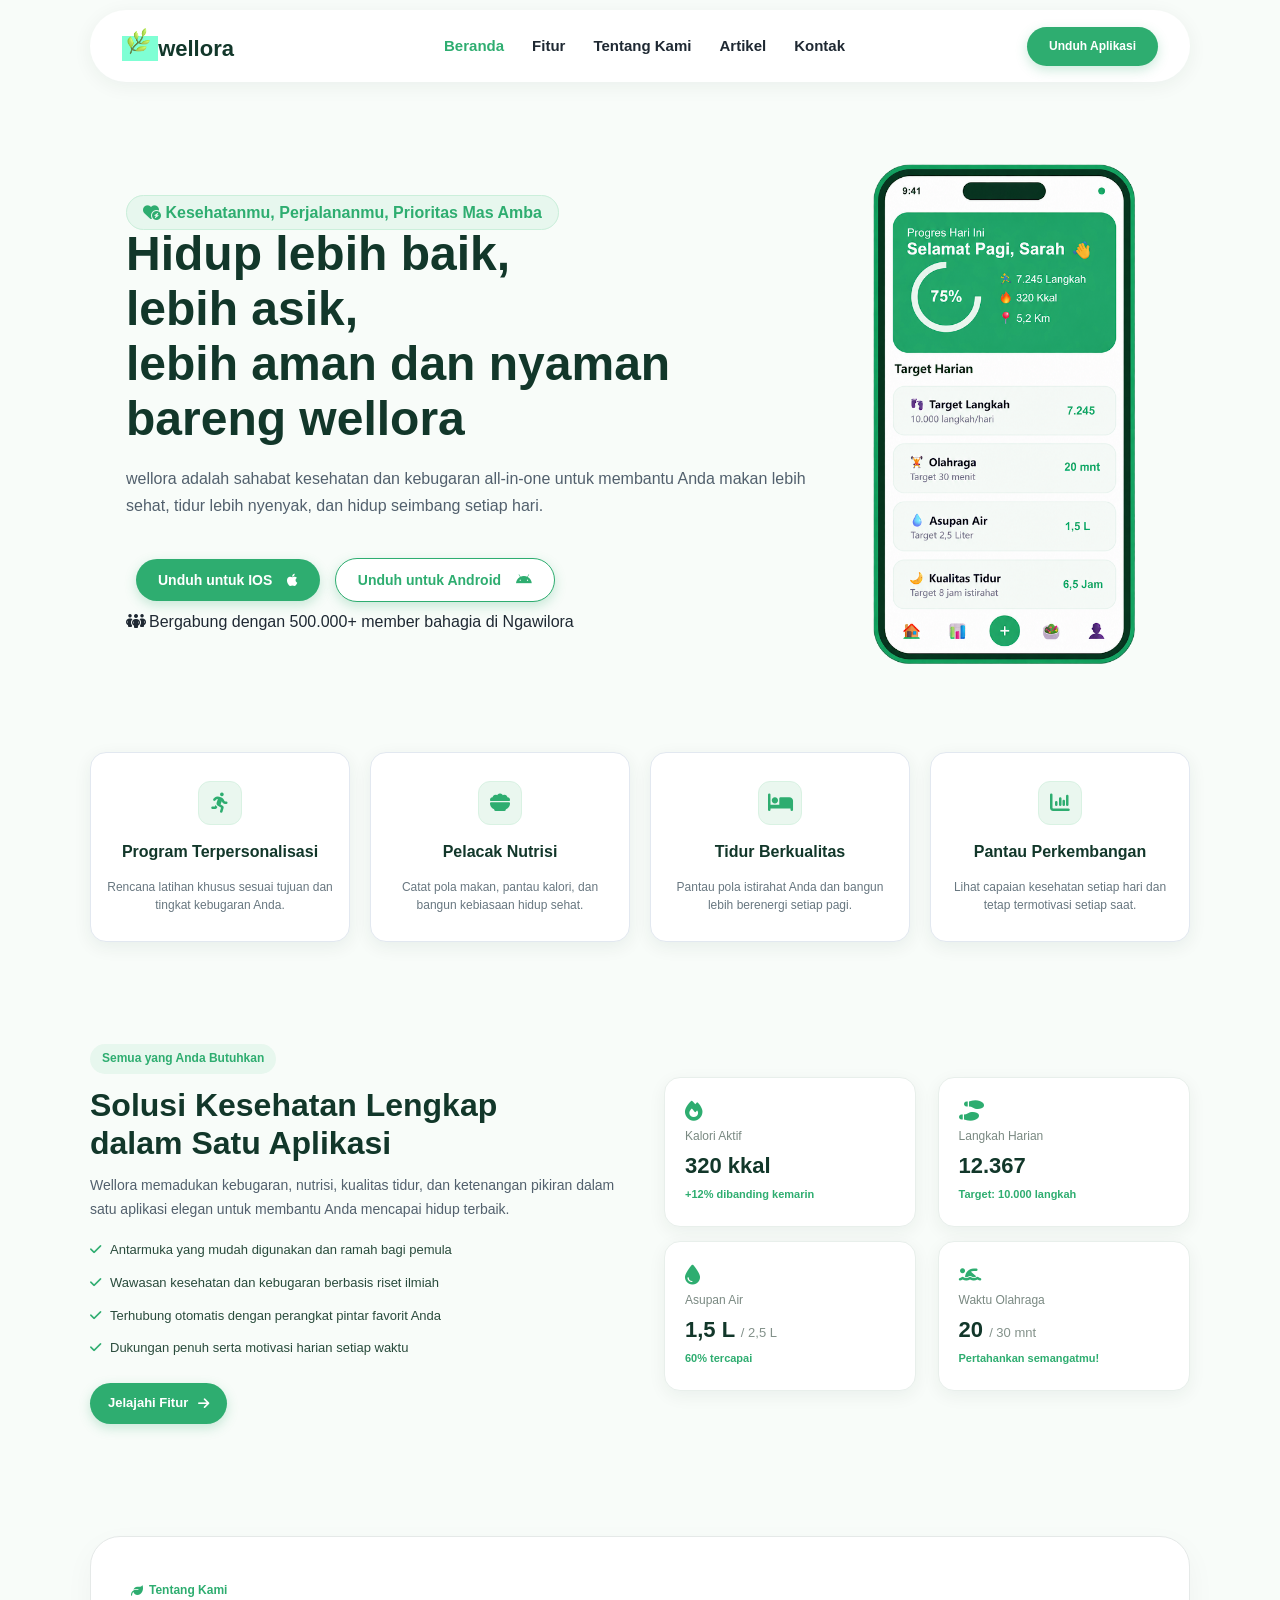
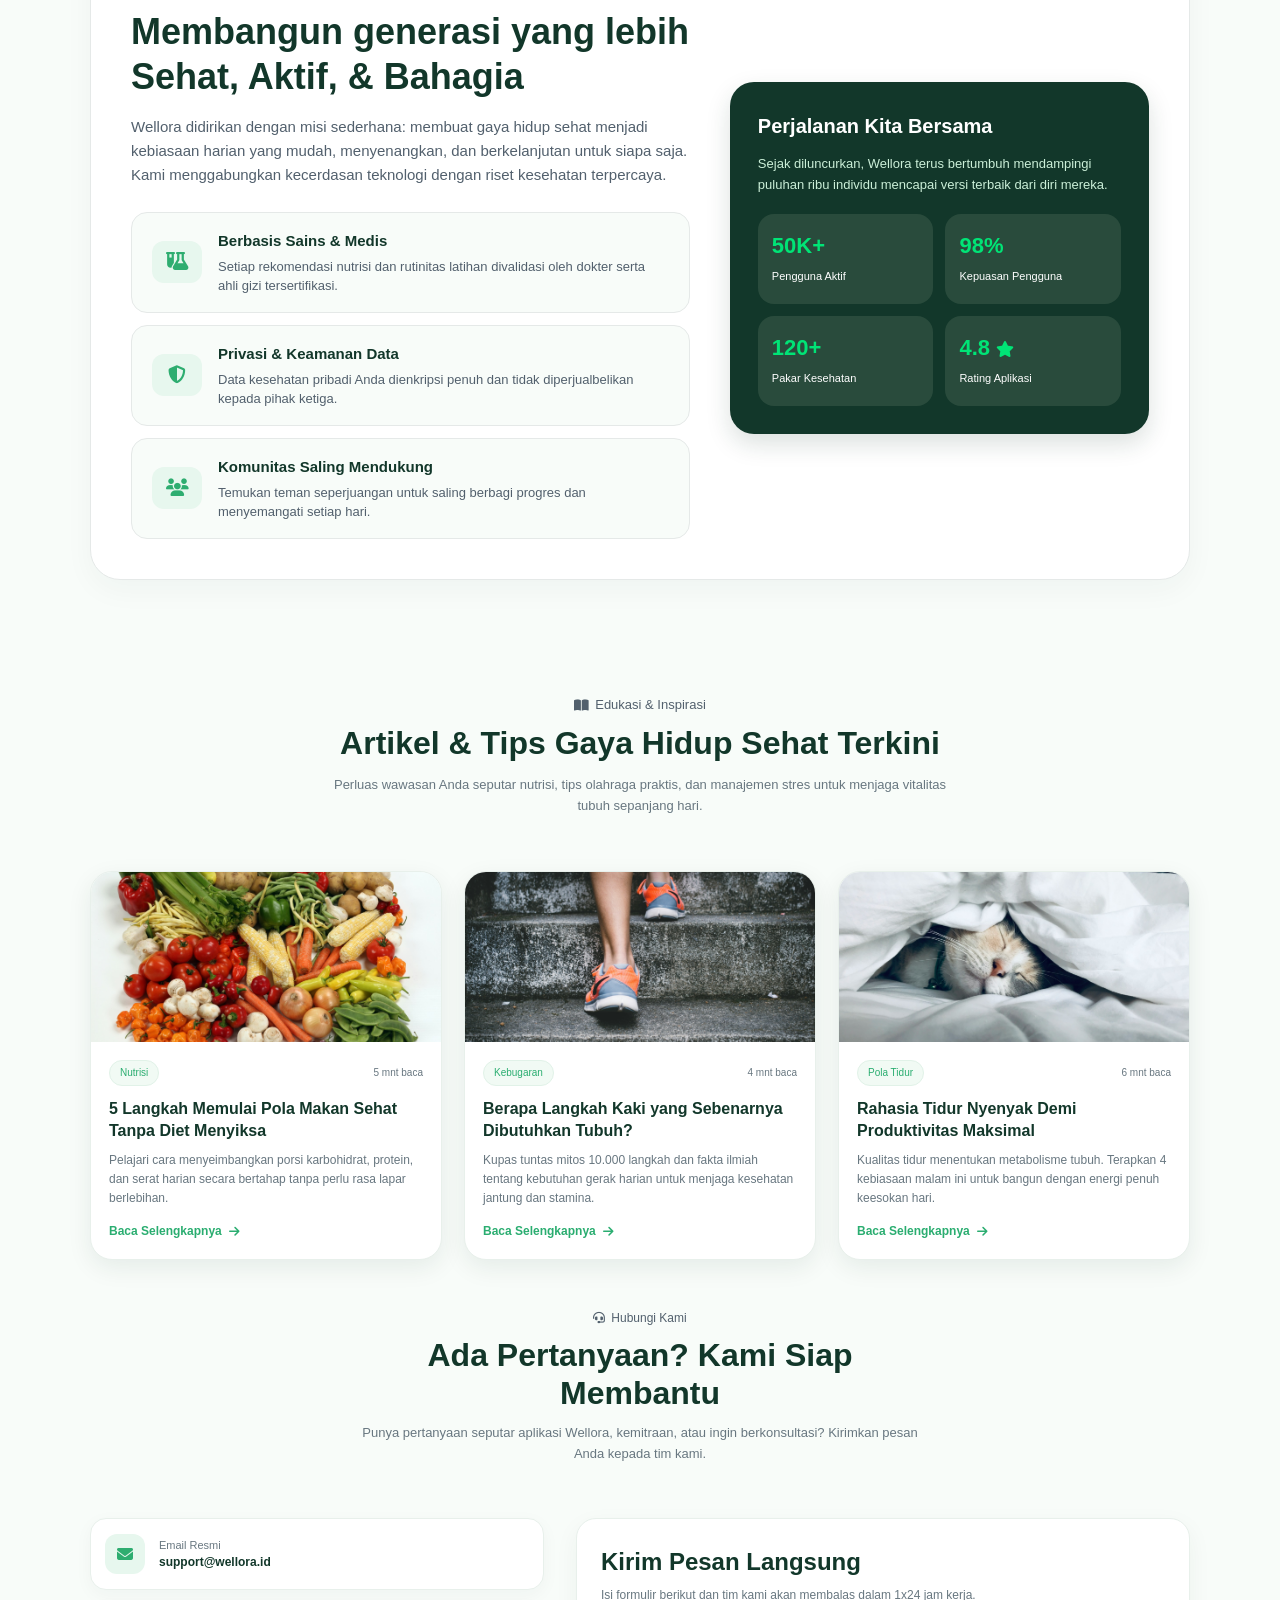
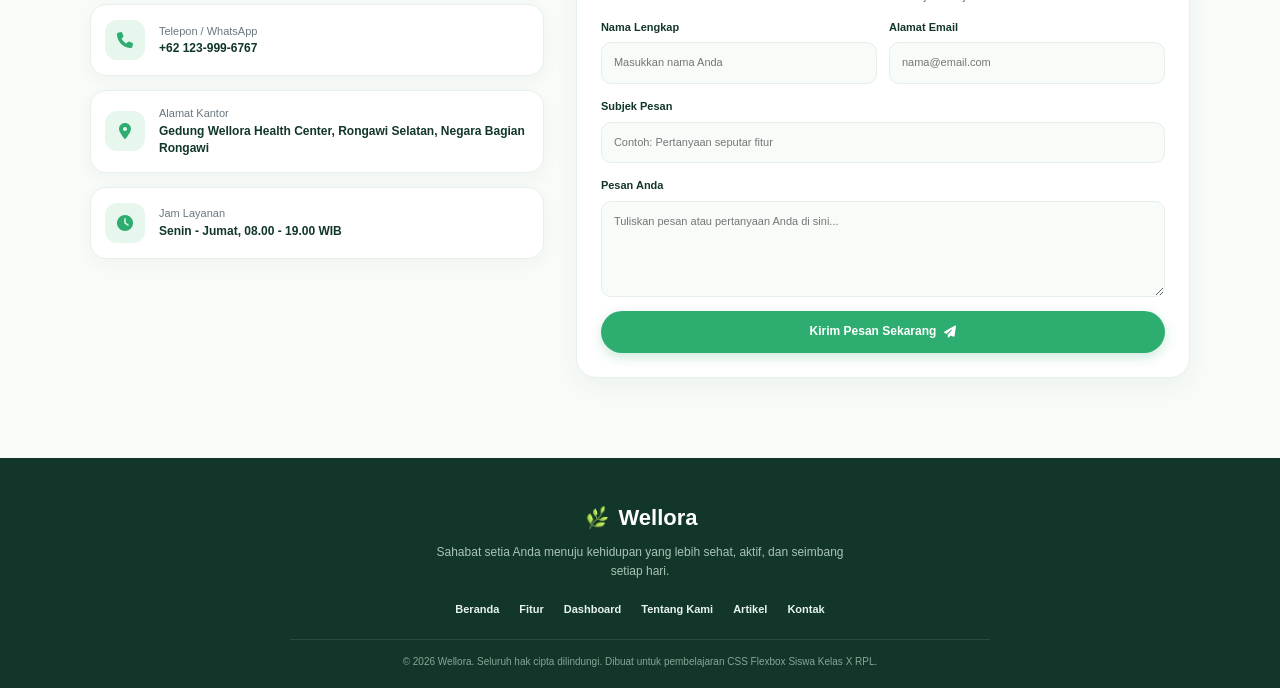
<file: index.html>
<!DOCTYPE html>
<html lang="en">
<head>
    <meta charset="UTF-8">
    <meta name="viewport" content="width=device-width, initial-scale=1.0">
    <title>Wellora</title>
    <link rel="icon" href="Assets/logo wellora.png">
    <link rel="stylesheet" href="style.css">
    <link rel="stylesheet" href="https://cdnjs.cloudflare.com/ajax/libs/font-awesome/6.7.2/css/all.min.css" />
</head>
<body>
    <!--Header-->
    <header>
        <!--Logo-->
        <a href="#" class="nav-logo">
            <span class="nav-logo-icon" style="background-color: aquamarine;">
                <img src="Assets\logo wellora.png" alt="icon wellora" width="30px" height="30px">
            </span>
            wellora
        <!--Menu-->
        <nav class="nav-menu">
            <a href="#" class="nav-item active">Beranda</a>
            <a href="#ambatur" class="nav-item">Fitur</a>
            <a href="#ambabout" class="nav-item">Tentang Kami</a>
            <a href="#artikel" class="nav-item">Artikel</a>
            <a href="#hubungiamba" class="nav-item">Kontak</a>
        </nav>
        <!--Tombol-->
        <div class="nav-button">
            <a href="#" class="btn-unduh">Unduh Aplikasi</a>
        </div>
    </header>
    <section class="hero">
        <div class="text-hero">
          
            <span class="ambatubadge"><i class="fa-solid fa-heart-circle-bolt"></i>
                Kesehatanmu, Perjalananmu, Prioritas Mas Amba</span>

                <h1 class="ambatujudul">Hidup lebih baik, <br> lebih asik,<br> lebih aman dan nyaman bareng wellora</h1>

                <p class="ambatudesc">wellora adalah sahabat kesehatan dan kebugaran all-in-one untuk membantu Anda makan lebih sehat, tidur
lebih nyenyak, dan hidup seimbang setiap hari.</p>
        <div class="ambatubutton">
            <a href="#" class="ambatucon">Unduh untuk IOS <i class="fa-brands fa-apple"></i></a> 
            <a href="#" class="ambatuphone">Unduh untuk Android <i class="fa-brands fa-android"></i></a>
        </div>

        <div class="tagline">
            <i class="fa-solid fa-people-group" style="margin-right: 3px;"></i>Bergabung dengan 500.000+ member bahagia di Ngawilora 
        </div>

        </div>

        <div class="gambar-hero">
            <img src="Assets\mobile.png" alt="Logo HP Iphone 28jt cash ga nyicil beli di jepang" class="gambar">
        </div>
    </section>
     <!--Fitur-->
    <section class="ambafitur" id="ambatur">
        <div class="card">
            <span class="card-icon"><i class="fa-solid fa-person-running" aria-hidden="true"></i></span>
            <h2>Program Terpersonalisasi</h2>
            <p>Rencana latihan khusus sesuai tujuan dan tingkat kebugaran Anda.</p>
        </div>
        <div class="card">
            <span class="card-icon"><i class="fa-solid fa-bowl-food" aria-hidden="true"></i></span>
            <h2>Pelacak Nutrisi</h2>
            <p>Catat pola makan, pantau kalori, dan bangun kebiasaan hidup sehat.</p>
        </div>
        <div class="card">
            <span class="card-icon"><i class="fa-solid fa-bed" aria-hidden="true"></i></span>
            <h2>Tidur Berkualitas</h2>
            <p>Pantau pola istirahat Anda dan bangun lebih berenergi setiap pagi.</p>
        </div>
        <div class="card">
            <span class="card-icon"><i class="fa-solid fa-chart-column" aria-hidden="true"></i></span>
            <h2>Pantau Perkembangan</h2>
            <p>Lihat capaian kesehatan setiap hari dan tetap termotivasi setiap saat.</p>
        </div>
    </section>
     <!--Solusi-->
    <section class="solusi">
        <div class="solusi-copy">
            <span class="solusi-badge">Semua yang Anda Butuhkan</span>
            <h2>Solusi Kesehatan Lengkap dalam Satu Aplikasi</h2>
            <p class="solusi-desc">Wellora memadukan kebugaran, nutrisi, kualitas tidur, dan ketenangan pikiran dalam satu aplikasi elegan untuk membantu Anda mencapai hidup terbaik.</p>
            <ul class="solusi-list">
                <li><i class="fa-solid fa-check"></i>Antarmuka yang mudah digunakan dan ramah bagi pemula</li>
                <li><i class="fa-solid fa-check"></i>Wawasan kesehatan dan kebugaran berbasis riset ilmiah</li>
                <li><i class="fa-solid fa-check"></i>Terhubung otomatis dengan perangkat pintar favorit Anda</li>
                <li><i class="fa-solid fa-check"></i>Dukungan penuh serta motivasi harian setiap waktu</li>
            </ul>
            <a href="#" class="solusi-button">Jelajahi Fitur <i class="fa-solid fa-arrow-right" aria-hidden="true"></i></a>
        </div>
        <div class="amba-grid">
            <article class="amba-card">
                <i class="fa-solid fa-fire"></i>
                <span class="stat-label">Kalori Aktif</span>
                <strong>320 kkal</strong>
                <span class="stat-note">+12% dibanding kemarin</span>
            </article>
            <article class="amba-card">
                <i class="fa-solid fa-shoe-prints stat-icon" aria-hidden="true"></i>
                <span class="stat-label">Langkah Harian</span>
                <strong>12.367</strong>
                <span class="stat-note">Target: 10.000 langkah</span>
            </article>
            <article class="amba-card">
                <i class="fa-solid fa-droplet stat-icon" aria-hidden="true"></i>
                <span class="stat-label">Asupan Air</span>
                <strong>1,5 L <small>/ 2,5 L</small></strong>
                <span class="stat-note">60% tercapai</span>
            </article>
            <article class="amba-card">
                <i class="fa-solid fa-person-swimming stat-icon" aria-hidden="true"></i>
                <span class="stat-label">Waktu Olahraga</span>
                <strong>20 <small>/ 30 mnt</small></strong>
                <span class="stat-note">Pertahankan semangatmu!</span>
            </article>
        </div>
    </section>
     <!--About-->
    <section class="about" id="ambabout">
        <div class="about-kiri">
            <span class="about-badge">
                <i class="fa-solid fa-leaf" aria-hidden="true"></i> Tentang Kami
            </span>
            <h2 class="about-title">Membangun generasi yang lebih Sehat, Aktif, &amp; Bahagia</h2>
            <p class="about-desc">
                Wellora didirikan dengan misi sederhana: membuat gaya hidup sehat menjadi kebiasaan harian yang mudah, menyenangkan, dan berkelanjutan untuk siapa saja. Kami menggabungkan kecerdasan teknologi dengan riset kesehatan terpercaya.
            </p>
            <div class="about-values">
                <div class="value-item">
                    <div class="value-icon"><i class="fa-solid fa-flask-vial" aria-hidden="true"></i></div>
                    <div class="value-text">
                        <div class="value-title">Berbasis Sains &amp; Medis</div>
                        <div class="value-desc">Setiap rekomendasi nutrisi dan rutinitas latihan divalidasi oleh dokter serta ahli gizi tersertifikasi.</div>
                    </div>
                </div>
                <div class="value-item">
                    <div class="value-icon"><i class="fa-solid fa-shield-halved" aria-hidden="true"></i></div>
                    <div class="value-text">
                        <div class="value-title">Privasi &amp; Keamanan Data</div>
                        <div class="value-desc">Data kesehatan pribadi Anda dienkripsi penuh dan tidak diperjualbelikan kepada pihak ketiga.</div>
                    </div>
                </div>
                <div class="value-item">
                    <div class="value-icon"><i class="fa-solid fa-users" aria-hidden="true"></i></div>
                    <div class="value-text">
                        <div class="value-title">Komunitas Saling Mendukung</div>
                        <div class="value-desc">Temukan teman seperjuangan untuk saling berbagi progres dan menyemangati setiap hari.</div>
                    </div>
                </div>
            </div>
        </div>
        <div class="about-kanan">
            <div class="box-about-kanan">
                <h2 class="title-about-kanan">Perjalanan Kita Bersama</h2>
                <p class="desc-about-kanan">Sejak diluncurkan, Wellora terus bertumbuh mendampingi puluhan ribu individu mencapai versi terbaik dari diri mereka.</p>
                <div class="card-about-kanan">
                    <div class="card-item">
                        <div class="card-title">50K+</div>
                        <div class="card-desc">Pengguna Aktif</div>
                    </div>
                    <div class="card-item">
                        <div class="card-title">98%</div>
                        <div class="card-desc">Kepuasan Pengguna</div>
                    </div>
                    <div class="card-item">
                        <div class="card-title">120+</div>
                        <div class="card-desc">Pakar Kesehatan</div>
                    </div>
                    <div class="card-item">
                        <div class="card-title">4.8 <i class="fa-solid fa-star" aria-hidden="true"></i></div>
                        <div class="card-desc">Rating Aplikasi</div>
                    </div>
                </div>
            </div>
        </div>
    </section>

    <section class="artikel" id="artikel">
        <div class="artikel-header">
            <span class="artikel-badge"><i class="fa-solid fa-book-open" aria-hidden="true"></i> Edukasi &amp; Inspirasi</span>
            <h2>Artikel &amp; Tips Gaya Hidup Sehat Terkini</h2>
            <p>Perluas wawasan Anda seputar nutrisi, tips olahraga praktis, dan manajemen stres untuk menjaga vitalitas tubuh sepanjang hari.</p>
        </div>

        <div class="article-grid">
            <article class="article-card">
                <img class="article-img" src="Assets/sayur.jpeg" alt="Beragam sayuran dan bahan makanan sehat">
                <div class="artikel-konten">
                    <div class="article-meta"><span class="artikel-tag">Nutrisi</span><span class="article-reading">5 mnt baca</span></div>
                    <h3 class="artikel-title">5 Langkah Memulai Pola Makan Sehat Tanpa Diet Menyiksa</h3>
                    <p class="article-snippet">Pelajari cara menyeimbangkan porsi karbohidrat, protein, dan serat harian secara bertahap tanpa perlu rasa lapar berlebihan.</p>
                    <a class="article-link" href="detail-berita.html?id=0">Baca Selengkapnya <i class="fa-solid fa-arrow-right" aria-hidden="true"></i></a>
                </div>
            </article>

            <article class="article-card">
                <img class="article-img" src="Assets/jalan kaki.jpeg" alt="Seseorang berjalan menaiki tangga">
                <div class="artikel-konten">
                    <div class="article-meta"><span class="artikel-tag">Kebugaran</span><span class="article-reading">4 mnt baca</span></div>
                    <h3 class="artikel-title">Berapa Langkah Kaki yang Sebenarnya Dibutuhkan Tubuh?</h3>
                    <p class="article-snippet">Kupas tuntas mitos 10.000 langkah dan fakta ilmiah tentang kebutuhan gerak harian untuk menjaga kesehatan jantung dan stamina.</p>
                    <a class="article-link" href="detail-berita.html?id=1">Baca Selengkapnya <i class="fa-solid fa-arrow-right" aria-hidden="true"></i></a>
                </div>
            </article>

            <article class="article-card">
                <img class="article-img" src="Assets/kucing.jpeg" alt="Kucing tidur nyaman di tempat tidur">
                <div class="artikel-konten">
                    <div class="article-meta"><span class="artikel-tag">Pola Tidur</span><span class="article-reading">6 mnt baca</span></div>
                    <h3 class="artikel-title">Rahasia Tidur Nyenyak Demi Produktivitas Maksimal</h3>
                    <p class="article-snippet">Kualitas tidur menentukan metabolisme tubuh. Terapkan 4 kebiasaan malam ini untuk bangun dengan energi penuh keesokan hari.</p>
                    <a class="article-link" href="detail-berita.html?id=2">Baca Selengkapnya <i class="fa-solid fa-arrow-right" aria-hidden="true"></i></a>
                </div>
            </article>
        </div>
    </section>

    <section class="hubungi-kami" id="hubungiamba">
        <div class="contact-heading">
            <span class="contact-badge"><i class="fa-solid fa-headset"></i> Hubungi Kami</span>
            <h2>Ada Pertanyaan? Kami Siap Membantu</h2>
            <p>Punya pertanyaan seputar aplikasi Wellora, kemitraan, atau ingin berkonsultasi? Kirimkan pesan Anda kepada tim kami.</p>
        </div>

        <div class="contact-content">
            <div class="contact-list">
                <div class="contact-card">
                    <span class="contact-icon"><i class="fa-solid fa-envelope"></i></span>
                    <div><span class="contact-label">Email Resmi</span><strong>support@wellora.id</strong></div>
                </div>
                <div class="contact-card">
                    <span class="contact-icon"><i class="fa-solid fa-phone"></i></span>
                    <div><span class="contact-label">Telepon / WhatsApp</span><strong>+62 123-999-6767</strong></div>
                </div>
                <div class="contact-card">
                    <span class="contact-icon"><i class="fa-solid fa-location-dot"></i></span>
                    <div><span class="contact-label">Alamat Kantor</span><strong>Gedung Wellora Health Center, Rongawi Selatan, Negara Bagian Rongawi</strong></div>
                </div>
                <div class="contact-card">
                    <span class="contact-icon"><i class="fa-solid fa-clock"></i></span>
                    <div><span class="contact-label">Jam Layanan</span><strong>Senin - Jumat, 08.00 - 19.00 WIB</strong></div>
                </div>
            </div>

            <form class="contact-form">
                <h3>Kirim Pesan Langsung</h3>
                <p>Isi formulir berikut dan tim kami akan membalas dalam 1x24 jam kerja.</p>
                <div class="form-row">
                    <label>Nama Lengkap<input type="text" name="nama" placeholder="Masukkan nama Anda"></label>
                    <label>Alamat Email<input type="email" name="email" placeholder="nama@email.com"></label>
                </div>
                <label>Subjek Pesan<input type="text" name="subjek" placeholder="Contoh: Pertanyaan seputar fitur"></label>
                <label>Pesan Anda<textarea name="pesan" rows="4" placeholder="Tuliskan pesan atau pertanyaan Anda di sini..."></textarea></label>
                <button type="button">Kirim Pesan Sekarang <i class="fa-solid fa-paper-plane"></i></button>
            </form>
        </div>
    </section>
    <footer class="site-footer">
        <div class="footer-brand"><img src="Assets/logo wellora.png" alt="Logo Wellora"> Wellora</div>
        <p class="footer-tagline">Sahabat setia Anda menuju kehidupan yang lebih sehat, aktif, dan seimbang setiap hari.</p>
        <nav class="footer-nav" aria-label="Navigasi footer">
            <button type="button">Beranda</button>
            <button type="button">Fitur</button>
            <button type="button">Dashboard</button>
            <button type="button">Tentang Kami</button>
            <button type="button">Artikel</button>
            <button type="button">Kontak</button>
        </nav>
        <div class="footer-copyright">© 2026 Wellora. Seluruh hak cipta dilindungi. Dibuat untuk pembelajaran CSS Flexbox Siswa Kelas X RPL.</div>
    </footer>

    <button class="btn-amba-naik" id="btn-amba-top" onclick="keatashalaman()">
        <i class="fa-solid fa-arrow-up-long"></i>
    </button>

    <script>
        window.addEventListener('scroll', function() {
            const btnTop = document.getElementById
            ('btn-amba-top');
            if (window.scrollY > 300){
                btnTop.style.display = 'flex';
            } else {
                btnTop.style.display = 'none'
            }
        });

        function keatashalaman(){
            window.scrollTo({
                top : 0
            })
        }
    </script>

</body>
</html>
</file>
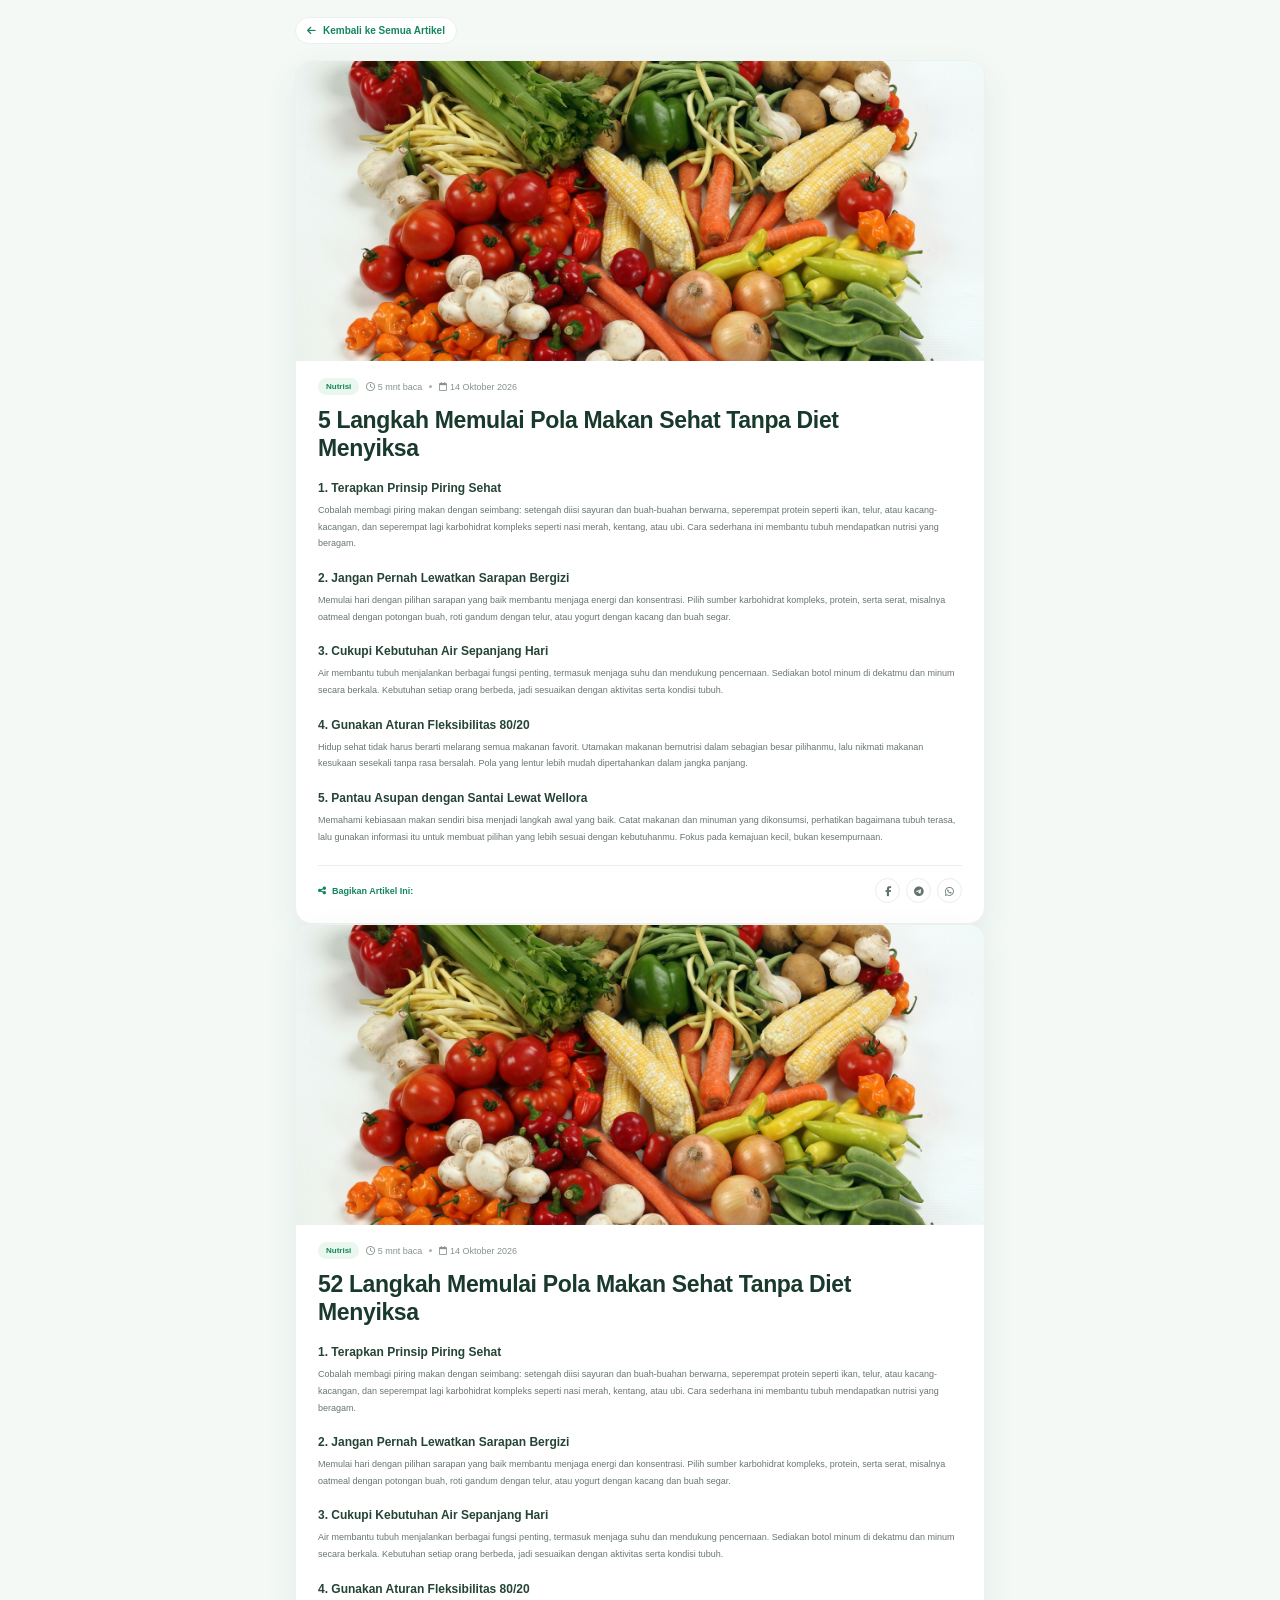
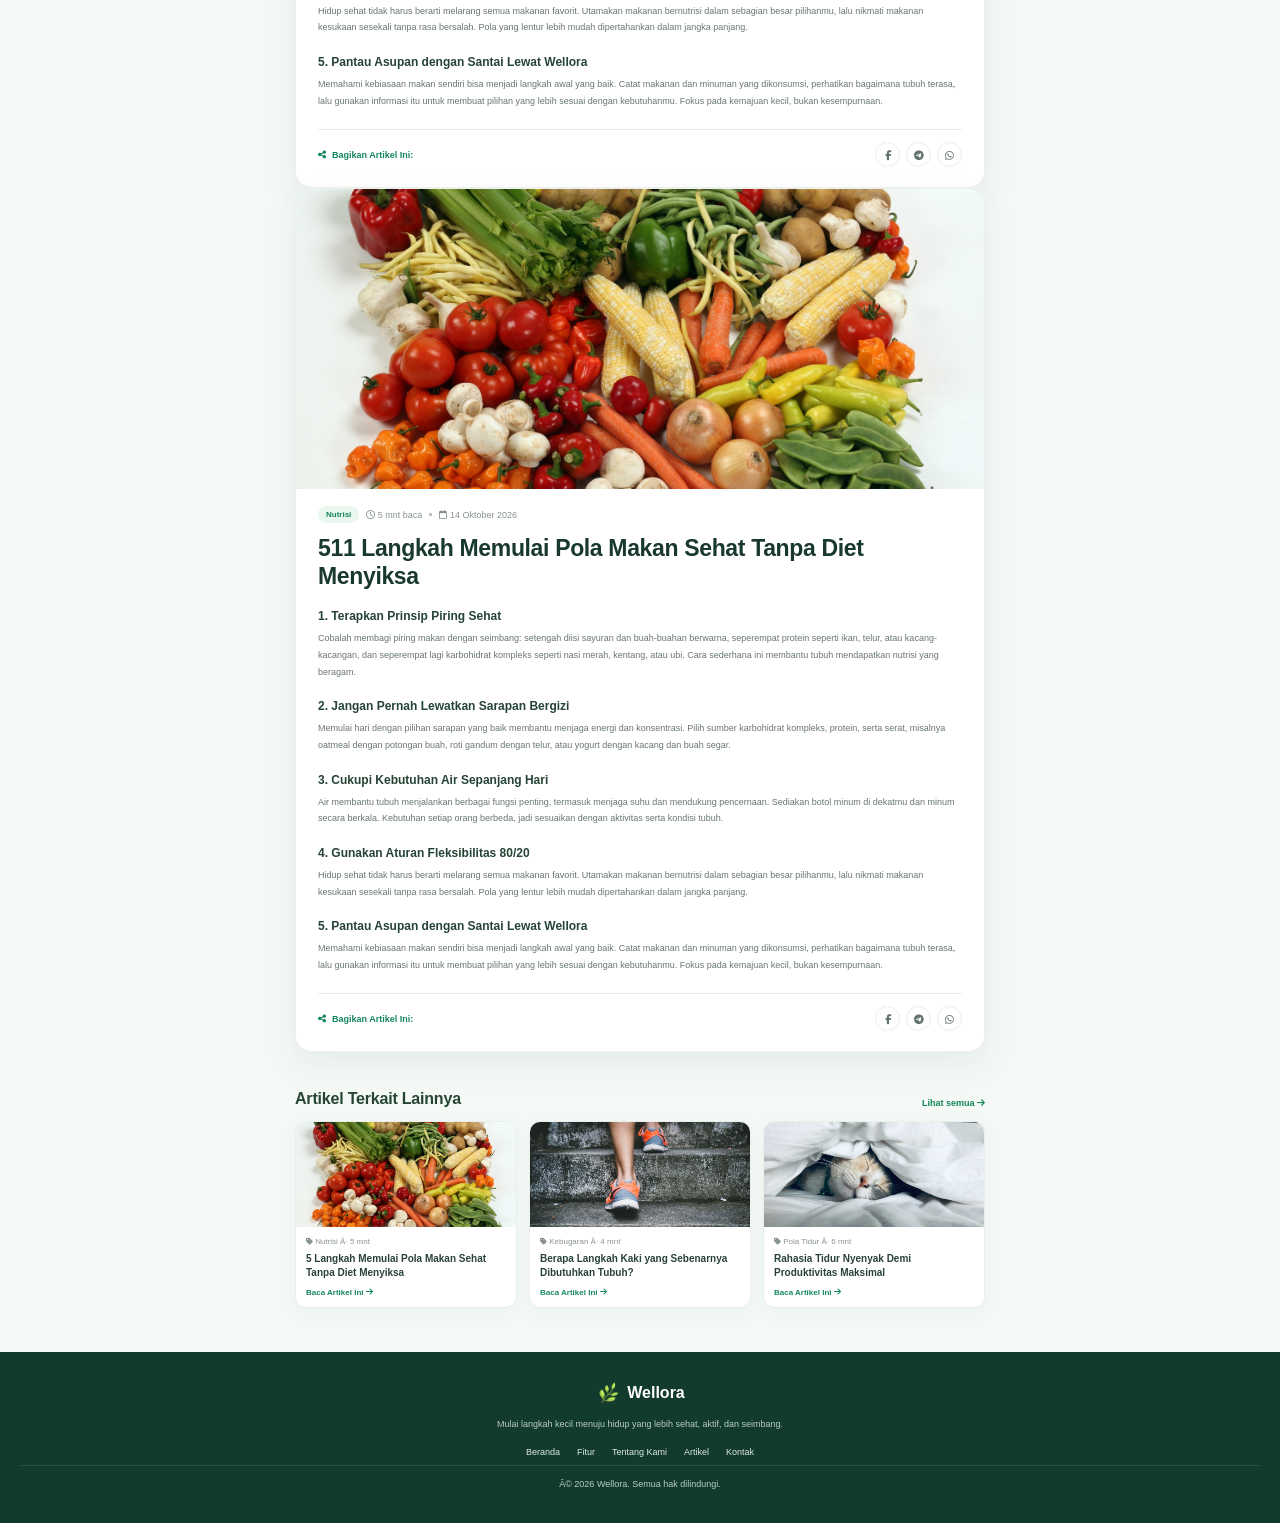
<file: detail-berita.html>
<!DOCTYPE html>
<html lang="id" class="ambahalaman">
<head>
    <ambameta charset="UTF-8">
    <ambameta name="viewport" content="width=device-width, initial-scale=1.0">
    <ambameta name="theme-color" content="#f5faf7">
    <title>5 Langkah Memulai Pola Makan Sehat Tanpa Diet Menyiksa | Wellora</title>
    <link rel="icon" href="Assets/logo wellora.png">
    <link rel="stylesheet" href="style2.css">
    <link rel="stylesheet" href="https://cdnjs.cloudflare.com/ajax/libs/font-awesome/6.7.2/css/all.min.css">
    <link rel="preconnect" href="https://fonts.googleapis.com">
    <link rel="preconnect" href="https://fonts.gstatic.com" crossorigin>
    <link href="https://fonts.googleapis.com/css2?family=Nunito+Sans:wght@400;500;600;700;800;900&display=swap" rel="stylesheet">
</head>
<body class="ambahalaman">
    <header class="ambatopbar ambapage-shell">
        <a class="ambatop-link" href="index.html#artikel"><i class="fa-solid fa-arrow-left" aria-hidden="true"></i>Kembali ke Semua Artikel</a>
    </header>

    <main class="ambamain ambapage-shell">
        <article id="artikel-0" class="ambaarticle-card">
            <img class="amba-cover" src="Assets/sayur.jpeg" alt="Aneka sayuran segar dan bahan makanan sehat">
            <div class="ambaarticle-content">
                <div class="ambameta">
                    <span class="ambaeyebrow">Nutrisi</span>
                    <span><i class="fa-regular fa-clock" aria-hidden="true"></i> 5 mnt baca</span>
                    <span class="ambameta-dot"></span>
                    <time datetime="2026-10-14"><i class="fa-regular fa-calendar" aria-hidden="true"></i> 14 Oktober 2026</time>
                </div>
                <h1 class="ambajudul">5 Langkah Memulai Pola Makan Sehat Tanpa Diet Menyiksa</h1>

                <div class="ambaarticle-body">
                    <h2>1. Terapkan Prinsip Piring Sehat</h2>
                    <p>Cobalah membagi piring makan dengan seimbang: setengah diisi sayuran dan buah-buahan berwarna, seperempat protein seperti ikan, telur, atau kacang-kacangan, dan seperempat lagi karbohidrat kompleks seperti nasi merah, kentang, atau ubi. Cara sederhana ini membantu tubuh mendapatkan nutrisi yang beragam.</p>

                    <h2>2. Jangan Pernah Lewatkan Sarapan Bergizi</h2>
                    <p>Memulai hari dengan pilihan sarapan yang baik membantu menjaga energi dan konsentrasi. Pilih sumber karbohidrat kompleks, protein, serta serat, misalnya oatmeal dengan potongan buah, roti gandum dengan telur, atau yogurt dengan kacang dan buah segar.</p>

                    <h2>3. Cukupi Kebutuhan Air Sepanjang Hari</h2>
                    <p>Air membantu tubuh menjalankan berbagai fungsi penting, termasuk menjaga suhu dan mendukung pencernaan. Sediakan botol minum di dekatmu dan minum secara berkala. Kebutuhan setiap orang berbeda, jadi sesuaikan dengan aktivitas serta kondisi tubuh.</p>

                    <h2>4. Gunakan Aturan Fleksibilitas 80/20</h2>
                    <p>Hidup sehat tidak harus berarti melarang semua makanan favorit. Utamakan makanan bernutrisi dalam sebagian besar pilihanmu, lalu nikmati makanan kesukaan sesekali tanpa rasa bersalah. Pola yang lentur lebih mudah dipertahankan dalam jangka panjang.</p>

                    <h2>5. Pantau Asupan dengan Santai Lewat Wellora</h2>
                    <p>Memahami kebiasaan makan sendiri bisa menjadi langkah awal yang baik. Catat makanan dan minuman yang dikonsumsi, perhatikan bagaimana tubuh terasa, lalu gunakan informasi itu untuk membuat pilihan yang lebih sesuai dengan kebutuhanmu. Fokus pada kemajuan kecil, bukan kesempurnaan.</p>
                </div>

                <div class="ambaarticle-actions">
                    <span class="ambaback-link"><i class="fa-solid fa-share-nodes" aria-hidden="true"></i>Bagikan Artikel Ini:</span>
                    <div class="ambashare" aria-label="Bagikan artikel">
                        <a href="https://zaidanstore-webstore.netlify.app" aria-label="Bagikan ke Facebook"><i class="fa-brands fa-facebook-f" aria-hidden="true"></i></a>
                        <a href="https://microsoft.com" aria-label="Bagikan ke X"><i class="fa-brands fa-telegram"></i></a>
                        <a href="https://portofolio-fikrix1.netlify.app" aria-label="Bagikan ke WhatsApp"><i class="fa-brands fa-whatsapp" aria-hidden="true"></i></a>
                    </div>
                </div>
            </div>
        </article>

         <article id="artikel-1" class="ambaarticle-card">
            <img class="amba-cover" src="Assets/sayur.jpeg" alt="Aneka sayuran segar dan bahan makanan sehat">
            <div class="ambaarticle-content">
                <div class="ambameta">
                    <span class="ambaeyebrow">Nutrisi</span>
                    <span><i class="fa-regular fa-clock" aria-hidden="true"></i> 5 mnt baca</span>
                    <span class="ambameta-dot"></span>
                    <time datetime="2026-10-14"><i class="fa-regular fa-calendar" aria-hidden="true"></i> 14 Oktober 2026</time>
                </div>
                <h1 class="ambajudul">52 Langkah Memulai Pola Makan Sehat Tanpa Diet Menyiksa</h1>

                <div class="ambaarticle-body">
                    <h2>1. Terapkan Prinsip Piring Sehat</h2>
                    <p>Cobalah membagi piring makan dengan seimbang: setengah diisi sayuran dan buah-buahan berwarna, seperempat protein seperti ikan, telur, atau kacang-kacangan, dan seperempat lagi karbohidrat kompleks seperti nasi merah, kentang, atau ubi. Cara sederhana ini membantu tubuh mendapatkan nutrisi yang beragam.</p>

                    <h2>2. Jangan Pernah Lewatkan Sarapan Bergizi</h2>
                    <p>Memulai hari dengan pilihan sarapan yang baik membantu menjaga energi dan konsentrasi. Pilih sumber karbohidrat kompleks, protein, serta serat, misalnya oatmeal dengan potongan buah, roti gandum dengan telur, atau yogurt dengan kacang dan buah segar.</p>

                    <h2>3. Cukupi Kebutuhan Air Sepanjang Hari</h2>
                    <p>Air membantu tubuh menjalankan berbagai fungsi penting, termasuk menjaga suhu dan mendukung pencernaan. Sediakan botol minum di dekatmu dan minum secara berkala. Kebutuhan setiap orang berbeda, jadi sesuaikan dengan aktivitas serta kondisi tubuh.</p>

                    <h2>4. Gunakan Aturan Fleksibilitas 80/20</h2>
                    <p>Hidup sehat tidak harus berarti melarang semua makanan favorit. Utamakan makanan bernutrisi dalam sebagian besar pilihanmu, lalu nikmati makanan kesukaan sesekali tanpa rasa bersalah. Pola yang lentur lebih mudah dipertahankan dalam jangka panjang.</p>

                    <h2>5. Pantau Asupan dengan Santai Lewat Wellora</h2>
                    <p>Memahami kebiasaan makan sendiri bisa menjadi langkah awal yang baik. Catat makanan dan minuman yang dikonsumsi, perhatikan bagaimana tubuh terasa, lalu gunakan informasi itu untuk membuat pilihan yang lebih sesuai dengan kebutuhanmu. Fokus pada kemajuan kecil, bukan kesempurnaan.</p>
                </div>

                <div class="ambaarticle-actions">
                    <span class="ambaback-link"><i class="fa-solid fa-share-nodes" aria-hidden="true"></i>Bagikan Artikel Ini:</span>
                    <div class="ambashare" aria-label="Bagikan artikel">
                        <a href="https://zaidanstore-webstore.netlify.app" aria-label="Bagikan ke Facebook"><i class="fa-brands fa-facebook-f" aria-hidden="true"></i></a>
                        <a href="https://microsoft.com" aria-label="Bagikan ke X"><i class="fa-brands fa-telegram"></i></a>
                        <a href="https://portofolio-fikrix1.netlify.app" aria-label="Bagikan ke WhatsApp"><i class="fa-brands fa-whatsapp" aria-hidden="true"></i></a>
                    </div>
                </div>
            </div>
        </article>

         <article id="artikel-2" class="ambaarticle-card">
            <img class="amba-cover" src="Assets/sayur.jpeg" alt="Aneka sayuran segar dan bahan makanan sehat">
            <div class="ambaarticle-content">
                <div class="ambameta">
                    <span class="ambaeyebrow">Nutrisi</span>
                    <span><i class="fa-regular fa-clock" aria-hidden="true"></i> 5 mnt baca</span>
                    <span class="ambameta-dot"></span>
                    <time datetime="2026-10-14"><i class="fa-regular fa-calendar" aria-hidden="true"></i> 14 Oktober 2026</time>
                </div>
                <h1 class="ambajudul">511 Langkah Memulai Pola Makan Sehat Tanpa Diet Menyiksa</h1>

                <div class="ambaarticle-body">
                    <h2>1. Terapkan Prinsip Piring Sehat</h2>
                    <p>Cobalah membagi piring makan dengan seimbang: setengah diisi sayuran dan buah-buahan berwarna, seperempat protein seperti ikan, telur, atau kacang-kacangan, dan seperempat lagi karbohidrat kompleks seperti nasi merah, kentang, atau ubi. Cara sederhana ini membantu tubuh mendapatkan nutrisi yang beragam.</p>

                    <h2>2. Jangan Pernah Lewatkan Sarapan Bergizi</h2>
                    <p>Memulai hari dengan pilihan sarapan yang baik membantu menjaga energi dan konsentrasi. Pilih sumber karbohidrat kompleks, protein, serta serat, misalnya oatmeal dengan potongan buah, roti gandum dengan telur, atau yogurt dengan kacang dan buah segar.</p>

                    <h2>3. Cukupi Kebutuhan Air Sepanjang Hari</h2>
                    <p>Air membantu tubuh menjalankan berbagai fungsi penting, termasuk menjaga suhu dan mendukung pencernaan. Sediakan botol minum di dekatmu dan minum secara berkala. Kebutuhan setiap orang berbeda, jadi sesuaikan dengan aktivitas serta kondisi tubuh.</p>

                    <h2>4. Gunakan Aturan Fleksibilitas 80/20</h2>
                    <p>Hidup sehat tidak harus berarti melarang semua makanan favorit. Utamakan makanan bernutrisi dalam sebagian besar pilihanmu, lalu nikmati makanan kesukaan sesekali tanpa rasa bersalah. Pola yang lentur lebih mudah dipertahankan dalam jangka panjang.</p>

                    <h2>5. Pantau Asupan dengan Santai Lewat Wellora</h2>
                    <p>Memahami kebiasaan makan sendiri bisa menjadi langkah awal yang baik. Catat makanan dan minuman yang dikonsumsi, perhatikan bagaimana tubuh terasa, lalu gunakan informasi itu untuk membuat pilihan yang lebih sesuai dengan kebutuhanmu. Fokus pada kemajuan kecil, bukan kesempurnaan.</p>
                </div>

                <div class="ambaarticle-actions">
                    <span class="ambaback-link"><i class="fa-solid fa-share-nodes" aria-hidden="true"></i>Bagikan Artikel Ini:</span>
                    <div class="ambashare" aria-label="Bagikan artikel">
                        <a href="https://zaidanstore-webstore.netlify.app" aria-label="Bagikan ke Facebook"><i class="fa-brands fa-facebook-f" aria-hidden="true"></i></a>
                        <a href="https://microsoft.com" aria-label="Bagikan ke X"><i class="fa-brands fa-telegram"></i></a>
                        <a href="https://portofolio-fikrix1.netlify.app" aria-label="Bagikan ke WhatsApp"><i class="fa-brands fa-whatsapp" aria-hidden="true"></i></a>
                    </div>
                </div>
            </div>
        </article>

        <section class="ambaterkait" aria-labelledby="ambaterkait-title">
            <div class="ambasection-heading">
                <h2 id="ambaterkait-title">Artikel Terkait Lainnya</h2>
                <a href="index.html#artikel">Lihat semua <i class="fa-solid fa-arrow-right" aria-hidden="true"></i></a>
            </div>
            <div class="ambaterkait-grid">
                <a class="ambaterkait-card" href="detail-berita.html">
                    <img src="Assets/sayur.jpeg" alt="Sayuran segar berwarna-warni">
                    <div class="ambaterkait-copy"><span class="ambaterkait-meta"><i class="fa-solid fa-tag"></i> Nutrisi · 5 mnt</span><h3>5 Langkah Memulai Pola Makan Sehat Tanpa Diet Menyiksa</h3><span class="ambaterkait-read">Baca Artikel Ini <i class="fa-solid fa-arrow-right" aria-hidden="true"></i></span></div>
                </a>
                <a class="ambaterkait-card" href="index.html#artikel">
                    <img src="Assets/jalan kaki.jpeg" alt="Berjalan kaki di luar ruangan">
                    <div class="ambaterkait-copy"><span class="ambaterkait-meta"><i class="fa-solid fa-tag"></i> Kebugaran · 4 mnt</span><h3>Berapa Langkah Kaki yang Sebenarnya Dibutuhkan Tubuh?</h3><span class="ambaterkait-read">Baca Artikel Ini <i class="fa-solid fa-arrow-right" aria-hidden="true"></i></span></div>
                </a>
                <a class="ambaterkait-card" href="index.html#artikel">
                    <img src="Assets/kucing.jpeg" alt="Kucing beristirahat dengan nyaman">
                    <div class="ambaterkait-copy"><span class="ambaterkait-meta"><i class="fa-solid fa-tag"></i> Pola Tidur · 6 mnt</span><h3>Rahasia Tidur Nyenyak Demi Produktivitas Maksimal</h3><span class="ambaterkait-read">Baca Artikel Ini <i class="fa-solid fa-arrow-right" aria-hidden="true"></i></span></div>
                </a>
            </div>
        </section>
    </main>

    <footer class="ambafooter">
        <a class="ambafooter-brand" href="index.html"><img src="Assets/logo wellora.png" alt=""><span>Wellora</span></a>
        <p>Mulai langkah kecil menuju hidup yang lebih sehat, aktif, dan seimbang.</p>
        <nav class="ambafooter-links" aria-label="Navigasi footer">
            <a href="index.html">Beranda</a><a href="index.html#ambatur">Fitur</a><a href="index.html#ambabout">Tentang Kami</a><a href="index.html#artikel">Artikel</a><a href="index.html#hubungiamba">Kontak</a>
        </nav>
        <p class="ambacopyright">© 2026 Wellora. Semua hak dilindungi.</p>
    </footer>
</body>
</html>
</file>
<file: style.css>
*{
    box-sizing: border-box;
    margin: 0;
    padding: 0;
}

:root{
    --hijau-ireng : #12372a;
    --warna-button : #2ead70;
    --warna-desc : #52606d;
    --size-text-desc : 16px;
    --size-judul : 48px;
}

body{
    font-family: 'Segoe UI', Tahoma, Geneva, Verdana, sans-serif;
    background-color: #f8fcf9;
    color: #1f2933;
    line-height: 1.6;
}

header{
    width: 90%;
    max-width: 1100px ;
    background-color: white;
    border-radius: 40px;
    box-shadow: 0 4px 20px rgba(18, 55, 42, 0.06);
    margin: 10px auto 30px auto;;
    display: flex;
    justify-content: space-between;
    padding: 16px 32px;
    align-items: center;
}

.nav-logo {
    font-size: 22px;
    font-weight: 800;
    color: var(--hijau-ireng);
    text-decoration: none;
}

.nav-menu {
    display: flex;
    align-items: center;
    gap: 28px;
}

.nav-item {
    color: #1f2933;
    font-weight: 600;
    font-size: 15px;
    text-decoration: none;
}

.nav-item:hover, .nav-item.active {
    color: var(--warna-button);
    transition: color 0.2s ease;

}

.btn-unduh {
    background-color: var(--warna-button);
    padding: 10px 22px;
    border-radius: 25px;
    color: white ;
    text-decoration: none;
    font-weight: 700;
    font-size: 12px;
    display: flex;
    align-items: center;
    box-shadow: 0 4px 12px rgba(46, 173, 112, 0.25);
    
}

.btn-unduh:hover {
    background-color: #248c5a;
    transform: translateY(-2px);
    transition: transform 0.2s ease;
}

.hero , .about{
    display: flex;
    width: 90% ;
    max-width: 1100px ;
    margin: auto;
    padding: 36px;
    justify-content: space-between;
    align-items: center;
    gap: 40px;
    padding-top: 30px;
    padding-bottom: 60px;
    
}



.gambar {
    width: 100%;
    max-width: 480px;
    height: auto;
}

.ambatubadge {
    background-color: #e7f7ee;
    color: var(--warna-button);
    border-radius: 20px;
    padding: 8px 16px;
    font-weight: 700;
    border: 1px solid #cbefdb;
     
}

.ambatujudul {
    font-weight: 800;
    color: var(--hijau-ireng);
    font-size: var(--size-judul);
    line-height: 1.15;
    margin-bottom: 20px;
    
}

.ambatudesc {
    font-size: var(--size-text-desc);
    color: var(--warna-desc);
    line-height: 1.65;
    margin-bottom: 30px;
}

.ambatucon {
    background-color: var(--warna-button);
    padding: 10px 22px;
    border-radius: 25px;
    color: white ;
    text-decoration: none;
    font-weight: 700;
    font-size: 14px;
    align-items: center;
    box-shadow: 0 4px 12px rgba(46, 173, 112, 0.25);
    gap: 15px;
    margin: 10px;
    display: inline-flex;
    transition: background-color 0.2s ease;
}

.ambatucon:hover {
    background-color: #248c5a;
    transform: translateY(-3px);
    box-shadow: 0 7px 16px rgba(46, 173, 112, 0.3);
}

.ambatuphone {
    background-color: white ;
    padding: 10px 22px;
    border-radius: 25px;
    color: var(--warna-button) ;
    text-decoration: none;
    font-weight: 700;
    font-size: 14px;
    align-items: center;
    box-shadow: 0 4px 12px rgba(46, 173, 112, 0.25);
    border: 1px solid var(--warna-button);
    gap: 15px;
    display: inline-flex;
    transition: background-color 0.2s ease;
}

.ambatuphone:hover {
    background-color: #cbefdb;
    transform: translateY(-3px);
    box-shadow: 0 7px 16px rgba(46, 173, 112, 0.2);
}

.ambatubutton {
    height: 60px;
    
}

.ambafitur{
    display: flex;
    align-items: center;
    justify-content: center;
    flex-wrap: nowrap;
    gap: 20px;
    width: 90%;
    max-width: 1100px;
    margin: 0 auto 60px;
}

.card {
    display: flex;
  flex-direction: column;
  align-items: center;
  justify-content: center;
  width: 25%;
  min-height: 190px;
  padding: 20px 16px;
  background-color: #ffffff;
  border: 1px solid #e2e8f0;
  border-radius: 16px;
  box-shadow: 0 5px 18px rgba(18, 55, 42, 0.07);
  gap: 16px;
  color: var(--hijau-ireng);
  text-align: center;
  transition: transform 0.2s ease;
}

.card:hover{
    background-color: #ffffff;
    transform: translateY(-4px);
    box-shadow: 0 10px 24px rgba(18, 55, 42, 0.12);
}

.card h2 {
    font-size: 16px;
    line-height: 1.35;
}

.card p {
    color: #687780;
    font-size: 12px;
    line-height: 1.5;
}

.card-icon {
    display: grid;
    place-items: center;
    width: 44px;
    height: 44px;
    border: 1px solid #d9f2e3;
    border-radius: 12px;
    color: var(--warna-button);
    font-size: 20px;
    background-color: #eaf7ef;
}

.solusi {
    display: flex;
    justify-content: space-between;
    align-items: center;
    gap: 48px;
    width: 90%;
    max-width: 1100px;
    margin: 0 auto 70px;
    padding: 42px 0;
}

.solusi-copy {
    width: 48%;
}

.solusi-badge {
    display: inline-block;
    margin-bottom: 12px;
    padding: 5px 12px;
    border-radius: 20px;
    background: #e7f7ee;
    color: var(--warna-button);
    font-size: 12px;
    font-weight: 700;
}

.solusi-copy h2 {
    max-width: 480px;
    margin-bottom: 12px;
    color: var(--hijau-ireng);
    font-size: 32px;
    line-height: 1.2;
}

.solusi-desc {
    margin-bottom: 18px;
    color: var(--warna-desc);
    font-size: 14px;
    line-height: 1.7;
}

.solusi-list {
    display: flex;
    flex-direction: column;
    gap: 12px;
    margin-bottom: 24px;
    padding: 0;
    color: #294b3c;
    font-size: 13px;
    list-style: none;
}

.solusi-list i {
    margin-right: 9px;
    color: var(--warna-button);
    font-weight: 800;
}

.solusi-button {
    display: inline-flex;
    align-items: center;
    gap: 10px;
    padding: 10px 18px;
    border-radius: 24px;
    background: var(--warna-button);
    box-shadow: 0 4px 12px rgba(46, 173, 112, 0.25);
    color: #fff;
    font-size: 13px;
    font-weight: 700;
    text-decoration: none;
    transition: background-color 0.2s ease, transform 0.2s ease;
}

.solusi-button:hover {
    transform: translateY(-2px);
    background: #248c5a;
}

.amba-grid {
    display: flex;
    flex-wrap: wrap;
    justify-content: space-between;
    gap: 14px;
    width: 48%;
}

.amba-card {
    display: flex;
    min-height: 150px;
    flex-direction: column;
    align-items: flex-start;
    justify-content: center;
    gap: 6px;
    padding: 20px;
    border: 1px solid #e8efeb;
    border-radius: 16px;
    background: #fff;
    box-shadow: 0 5px 18px rgba(18, 55, 42, 0.06);
    width: 48%;
    color: #7a8982;
    font-size: 12px;
    transition: transform 0.2s ease;
}

.amba-card i {
    color: var(--warna-button);
    font-size: 20px;
}

.amba-card strong {
    color: var(--hijau-ireng);
    font-size: 22px;
    line-height: 1.25;
}

.amba-card strong small {
    color: #83918a;
    font-size: 13px;
    font-weight: 500;
}

.amba-card strong + span {
    color: var(--warna-button);
    font-size: 11px;
    font-weight: 600;
}

.amba-card:hover {
    background-color: #ffffff;
    transform: translateY(-4px);
    box-shadow: 0 10px 24px rgba(18, 55, 42, 0.12);
}

.about {
    display: flex;
    align-items: center;
    justify-content: space-between;
    gap: 40px;
    width: 90%;
    max-width: 1100px;
    margin: 0 auto 60px;
    padding: 40px;
    border: 1px solid #e5e9e8;
    border-radius: 30px;
    background: #ffffff;
    box-shadow: 0 10px 30px rgba(18, 55, 42, 0.04);
}

.about-kiri {
    flex: 1.2;
    min-width: 0;
}

.about-badge {
    display: inline-flex;
    align-items: center;
    gap: 6px;
    margin-bottom: 8px;
    color: var(--warna-button);
    font-size: 12px;
    font-weight: 700;
}

.about-title {
    margin-bottom: 16px;
    color: var(--hijau-ireng);
    font-size: 36px;
    font-weight: 800;
    line-height: 1.25;
}

.about-desc {
    margin-bottom: 25px;
    color: var(--warna-desc);
    font-size: 15px;
    line-height: 1.6;
}

.about-values {
    display: flex;
    flex-direction: column;
    gap: 12px;
}

.value-item {
    display: flex;
    align-items: center;
    gap: 16px;
    padding: 16px 20px;
    border: 1px solid #e5e9e8;
    border-radius: 16px;
    background: #f8fcf9;
}

.value-icon {
    display: flex;
    flex: 0 0 50px;
    width: 50px;
    height: 42px;
    align-items: center;
    justify-content: center;
    border-radius: 12px;
    background: #e7f7ee;
    color: var(--warna-button);
    font-size: 18px;
}

.value-text {
    min-width: 0;
}

.value-title {
    margin-bottom: 4px;
    color: var(--hijau-ireng);
    font-size: 15px;
    font-weight: 700;
}

.value-desc {
    padding-bottom: 0;
    color: var(--warna-desc);
    font-size: 13px;
    line-height: 1.5;
}

.about-kanan {
    flex: 0.9;
    min-width: 0;
}

.box-about-kanan {
    padding: 28px;
    border-radius: 24px;
    background: var(--hijau-ireng);
    box-shadow: 0 10px 25px rgba(18, 55, 42, 0.15);
    color: #ffffff;
}

.title-about-kanan {
    margin-bottom: 12px;
    font-size: 20px;
    font-weight: 800;
}

.desc-about-kanan {
    margin-bottom: 18px;
    color: #cbefd8;
    font-size: 13px;
    line-height: 1.6;
}

.card-about-kanan {
    display: grid;
    grid-template-columns: repeat(2, minmax(0, 1fr));
    gap: 12px;
}

.card-item {
    min-height: 90px;
    padding: 14px;
    border-radius: 16px;
    background: #294b3c;
    transition: transform 0.2s ease, background-color 0.2s ease, box-shadow 0.2s ease;
}

.card-item:hover {
    transform: translateY(-4px);
    background: #315c49;
    box-shadow: 0 8px 18px rgba(0, 0, 0, 0.16);
}

.card-title {
    margin-bottom: 5px;
    color: #00e476;
    font-size: 22px;
    font-weight: 800;
}

.card-title .fa-star {
    font-size: 16px;
}

.card-desc {
    color: #ffffff;
    font-size: 11px;
}

.hubungi-kami {
    width: 90%;
    max-width: 1100px;
    margin: 20px auto 80px;
    padding: 24px 0 0;
}

.contact-heading {
    max-width: 580px;
    margin: 0 auto 54px;
    text-align: center;
}

.contact-badge {
    display: inline-flex;
    align-items: center;
    gap: 6px;
    margin-bottom: 8px;
    color: #52606d;
    font-size: 12px;
}

.contact-heading h2 {
    margin-bottom: 10px;
    color: var(--hijau-ireng);
    font-size: 32px;
    font-weight: 800;
    line-height: 1.2;
}

.contact-heading p {
    color: #687780;
    font-size: 13px;
    line-height: 1.6;
}

.contact-content {
    display: grid;
    grid-template-columns: 0.85fr 1.15fr;
    align-items: start;
    gap: 32px;
}

.contact-list {
    display: flex;
    flex-direction: column;
    gap: 14px;
}

.contact-card {
    display: flex;
    min-height: 72px;
    align-items: center;
    gap: 14px;
    padding: 14px;
    border: 1px solid #e8f0eb;
    border-radius: 16px;
    background: #ffffff;
    box-shadow: 0 5px 18px rgba(18, 55, 42, 0.04);
}

.contact-icon {
    display: grid;
    flex: 0 0 40px;
    width: 40px;
    height: 40px;
    place-items: center;
    border-radius: 12px;
    background: #e7f7ee;
    color: var(--warna-button);
}

.contact-card div {
    display: flex;
    min-width: 0;
    flex-direction: column;
}

.contact-label {
    color: #687780;
    font-size: 11px;
}

.contact-card strong {
    color: var(--hijau-ireng);
    font-size: 12px;
    line-height: 1.45;
}

.contact-form {
    display: flex;
    flex-direction: column;
    gap: 14px;
    padding: 24px;
    border: 1px solid #e8f0eb;
    border-radius: 20px;
    background: #ffffff;
    box-shadow: 0 8px 24px rgba(18, 55, 42, 0.05);
}

.contact-form h3 {
    margin-bottom: -10px;
    color: var(--hijau-ireng);
    font-size: 24px;
}

.contact-form > p {
    color: #687780;
    font-size: 12px;
}

.contact-form label {
    display: flex;
    flex-direction: column;
    gap: 6px;
    color: var(--hijau-ireng);
    font-size: 11px;
    font-weight: 700;
}

.form-row {
    display: grid;
    grid-template-columns: repeat(2, minmax(0, 1fr));
    gap: 12px;
}

.contact-form input,
.contact-form textarea {
    width: 100%;
    padding: 11px 12px;
    border: 1px solid #e5eee8;
    border-radius: 10px;
    outline: none;
    background: #f8fcf9;
    color: #1f2933;
    font: inherit;
    font-size: 11px;
    font-weight: 400;
}

.contact-form textarea {
    min-height: 96px;
    resize: vertical;
}

.contact-form input:focus,
.contact-form textarea:focus {
    border-color: var(--warna-button);
    box-shadow: 0 0 0 3px rgba(46, 173, 112, 0.12);
}

.contact-form button {
    display: flex;
    min-height: 42px;
    align-items: center;
    justify-content: center;
    gap: 8px;
    border: 0;
    border-radius: 24px;
    background: var(--warna-button);
    box-shadow: 0 4px 12px rgba(46, 173, 112, 0.25);
    color: #ffffff;
    cursor: pointer;
    font: inherit;
    font-size: 12px;
    font-weight: 700;
    transition: background-color 0.2s ease, transform 0.2s ease;
}

.contact-form button:hover {
    transform: translateY(-2px);
    background: #248c5a;
}
.site-footer {
    padding: 42px 5% 18px;
    background: var(--hijau-ireng);
    color: #ffffff;
    text-align: center;
}

.footer-brand {
    display: flex;
    align-items: center;
    justify-content: center;
    gap: 8px;
    margin-bottom: 8px;
    font-size: 22px;
    font-weight: 800;
}

.footer-brand img {
    width: 28px;
    height: 28px;
    object-fit: contain;
}

.footer-tagline {
    max-width: 420px;
    margin: 0 auto 20px;
    color: #a9c4b6;
    font-size: 12px;
}

.footer-nav {
    display: flex;
    flex-wrap: wrap;
    justify-content: center;
    gap: 20px;
    margin-bottom: 20px;
}

.footer-nav button {
    padding: 0;
    border: 0;
    background: none;
    color: #e8f3ed;
    cursor: default;
    font: inherit;
    font-size: 11px;
    font-weight: 600;
}
.footer-copyright {
    max-width: 700px;
    margin: 0 auto;
    padding-top: 14px;
    border-top: 1px solid rgba(255, 255, 255, 0.1);
    color: #86a596;
    font-size: 10px;
}

html{
    scroll-behavior: smooth;
}

section {
    scroll-margin-top: 45px;
}

.btn-amba-naik{
    position: fixed;
    bottom: 30px;
    right: 30px;
    height: 48px;
    width: 48px;
    background-color: var(--warna-button);
    color: white;
    border: none;
    border-radius: 50%;
    align-items: center;
    justify-content: center;
    font-size: 18px;
    cursor: pointer;
    box-shadow: 0 6px 18px rgba(46, 173, 112, 0.2);
    z-index: 999;
    transition: all 0.2s ease;
    display: none;
}

.btn-amba-naik:hover{
    background-color: var(--hijau-ireng);
    transform: translateY(-5px);
}
.artikel {
    width: 90%;
    max-width: 1100px;
    margin: 0 auto;
    padding: 52px 0 0;
}

.artikel-header {
    max-width: 620px;
    margin: 0 auto;
    text-align: center;
}

.artikel-badge {
    display: inline-flex;
    align-items: center;
    gap: 6px;
    margin-bottom: 8px;
    color: #52606d;
    font-size: 13px;
}

.artikel-header h2 {
    margin-bottom: 12px;
    color: var(--hijau-ireng);
    font-size: 32px;
    font-weight: 800;
    line-height: 1.2;
}

.artikel-header p {
    color: #687780;
    font-size: 13px;
    line-height: 1.65;
}

.article-grid {
    display: grid;
    grid-template-columns: repeat(3, minmax(0, 1fr));
    gap: 22px;
    margin-top: 54px;
}

.article-card {
    display: flex;
    min-width: 0;
    flex-direction: column;
    overflow: hidden;
    border: 1px solid #e8f0eb;
    border-radius: 22px;
    background: #ffffff;
    box-shadow: 0 8px 24px rgba(18, 55, 42, 0.08);
    transition: transform 0.2s ease, box-shadow 0.2s ease;
}

.article-card:hover {
    transform: translateY(-5px);
    box-shadow: 0 14px 30px rgba(46, 173, 112, 0.18);
}

.article-img {
    display: block;
    width: 100%;
    height: 170px;
    background-color: #e7f7ee;
    object-fit: cover;
    transition: transform 0.25s ease;
}

.article-card:hover .article-img {
    transform: scale(1.06);
}

.artikel-konten {
    display: flex;
    flex: 1;
    flex-direction: column;
    align-items: flex-start;
    padding: 18px;
}

.article-meta {
    display: flex;
    width: 100%;
    align-items: center;
    justify-content: space-between;
    gap: 8px;
    margin-bottom: 12px;
}

.artikel-tag {
    padding: 4px 10px;
    border: 1px solid #e1f2e8;
    border-radius: 20px;
    background: #f1faf4;
    color: #2aad70;
    font-size: 10px;
}

.article-reading {
    color: #687780;
    font-size: 10px;
}

.artikel-title {
    margin-bottom: 8px;
    color: #12372a;
    font-size: 16px;
    font-weight: 800;
    line-height: 1.4;
}

.article-snippet {
    margin-bottom: 14px;
    color: #687780;
    font-size: 12px;
    line-height: 1.6;
}

.article-link {
    display: inline-flex;
    align-items: center;
    gap: 7px;
    margin-top: auto;
    color: #2aad70;
    font-size: 12px;
    font-weight: 700;
    text-decoration: none;
}

.article-link:hover {
    color: #248c5a;
}
</file>
<file: style2.css>
:root {
    --green: #14865c;
    --deep-green: #123b2e;
    --ink: #20332b;
    --muted: #78847e;
    --page: #f4f9f6;
    --line: #e8efeb;
}

* {
    box-sizing: border-box;
}

html.ambahalaman {
    scroll-behavior: smooth;
}

html.ambahalaman * {
    box-sizing: border-box;
}

body.ambahalaman {
    margin: 0;
    background: var(--page);
    color: var(--ink);
    font-family: 'Segoe UI', Tahoma, Geneva, Verdana, sans-serif;
    -webkit-font-smoothing: antialiased;
}

a {
    color: inherit;
}

.ambapage-shell {
    width: min(100% - 40px, 690px);
    margin-inline: auto;
}

.ambatopbar {
    display: flex;
    height: 60px;
    align-items: center;
}

.ambatop-link {
    display: inline-flex;
    align-items: center;
    padding: 7px 11px;
    border: 1px solid #e8f0eb;
    border-radius: 999px;
    background: #fff;
    color: var(--green);
    font-size: 10px;
    font-weight: 800;
    text-decoration: none;
    transition: background-color .2s ease, color .2s ease;
}

.ambatop-link:hover {
    background: #eaf7ef;
}

.ambatop-link i {
    margin-right: 7px;
}

.ambamain {
    padding-bottom: 44px;
}

.ambaarticle-card {
    overflow: hidden;
    border: 1px solid #edf2ef;
    border-radius: 17px;
    background: #fff;
    box-shadow: 0 12px 34px rgba(31, 69, 51, .07);
}

.amba-cover {
    display: block;
    width: 100%;
    height: 300px;
    object-fit: cover;
}

.ambaarticle-content {
    padding: 0 22px 20px;
}

.ambameta {
    display: flex;
    align-items: center;
    gap: 7px;
    margin: 0;
    padding-top: 17px;
    color: #87938c;
    font-size: 9px;
}

.ambaeyebrow {
    display: inline-flex;
    align-items: center;
    padding: 4px 8px;
    border-radius: 999px;
    background: #eaf7ef;
    color: var(--green);
    font-size: 8px;
    font-weight: 800;
}

.ambajudul {
    max-width: 570px;
    margin: 11px 0 10px;
    color: #18392c;
    font-size: clamp(19px, 2.8vw, 23px);
    font-weight: 900;
    line-height: 1.22;
    letter-spacing: -.35px;
}

.ambameta-dot {
    width: 3px;
    height: 3px;
    border-radius: 50%;
    background: #a9b3ad;
}

.ambaarticle-body {
    margin-top: 16px;
}

.ambaarticle-body h2 {
    margin: 17px 0 5px;
    color: #254435;
    font-size: 12px;
    font-weight: 900;
    line-height: 1.5;
}

.ambaarticle-body p {
    margin: 0;
    color: #68766f;
    font-size: 9px;
    font-weight: 400;
    line-height: 1.85;
}

.ambaarticle-actions {
    display: flex;
    align-items: center;
    justify-content: space-between;
    gap: 16px;
    margin-top: 20px;
    padding-top: 12px;
    border-top: 1px solid var(--line);
}

.ambaback-link {
    color: var(--green);
    font-size: 9px;
    font-weight: 800;
}

.ambaback-link i {
    margin-right: 6px;
}

.ambashare {
    display: flex;
    gap: 6px;
}

.ambashare a {
    display: grid;
    width: 25px;
    height: 25px;
    place-items: center;
    border: 1px solid var(--line);
    border-radius: 50%;
    color: #61736a;
    font-size: 10px;
    text-decoration: none;
    transition: background-color .2s ease, color .2s ease;
}

.ambashare a:hover {
    border-color: var(--green);
    background: var(--green);
    color: #fff;
}

.ambaterkait {
    margin: 38px 0 0;
}

.ambasection-heading {
    display: flex;
    align-items: end;
    justify-content: space-between;
    gap: 12px;
    margin-bottom: 13px;
}

.ambasection-heading h2 {
    margin: 0;
    color: #254435;
    font-size: 16px;
    font-weight: 900;
    letter-spacing: -.2px;
}

.ambasection-heading a {
    color: var(--green);
    font-size: 9px;
    font-weight: 800;
    text-decoration: none;
}

.ambaterkait-grid {
    display: grid;
    grid-template-columns: repeat(3, minmax(0, 1fr));
    gap: 12px;
}

.ambaterkait-card {
    display: flex;
    min-width: 0;
    flex-direction: column;
    overflow: hidden;
    border: 1px solid #e9efeb;
    border-radius: 11px;
    background: #fff;
    box-shadow: 0 5px 16px rgba(31, 69, 51, .04);
    text-decoration: none;
    transition: transform .2s ease, box-shadow .2s ease;
}

.ambaterkait-card:hover {
    transform: translateY(-3px);
    box-shadow: 0 10px 22px rgba(31, 69, 51, .09);
}

.ambaterkait-card img {
    display: block;
    width: 100%;
    height: 105px;
    object-fit: cover;
}

.ambaterkait-copy {
    display: flex;
    flex: 1;
    flex-direction: column;
    align-items: flex-start;
    padding: 10px;
}

.ambaterkait-meta {
    color: #89958e;
    font-size: 8px;
}

.ambaterkait-copy h3 {
    margin: 6px 0 8px;
    color: #294236;
    font-size: 10px;
    font-weight: 800;
    line-height: 1.4;
}

.ambaterkait-read {
    margin-top: auto;
    color: var(--green);
    font-size: 8px;
    font-weight: 800;
}

.ambafooter {
    padding: 28px 20px 17px;
    background: var(--deep-green);
    color: #dce9e2;
    text-align: center;
}

.ambafooter-brand {
    display: inline-flex;
    align-items: center;
    gap: 7px;
    color: #fff;
    font-size: 16px;
    font-weight: 900;
    text-decoration: none;
}

.ambafooter-brand img {
    width: 25px;
    height: 25px;
    border-radius: 7px;
    object-fit: contain;
}

.ambafooter p {
    margin: 8px auto 14px;
    color: #b9cdc2;
    font-size: 9px;
    line-height: 1.7;
}

.ambafooter-links {
    display: flex;
    justify-content: center;
    flex-wrap: wrap;
    gap: 17px;
}

.ambafooter-links a {
    color: #dce9e2;
    font-size: 9px;
    text-decoration: none;
}

.ambacopyright {
    margin: 16px 0 0;
    padding-top: 11px;
    border-top: 1px solid rgba(255, 255, 255, .1);
    color: #9db6a8;
    font-size: 8px;
}
</file>
